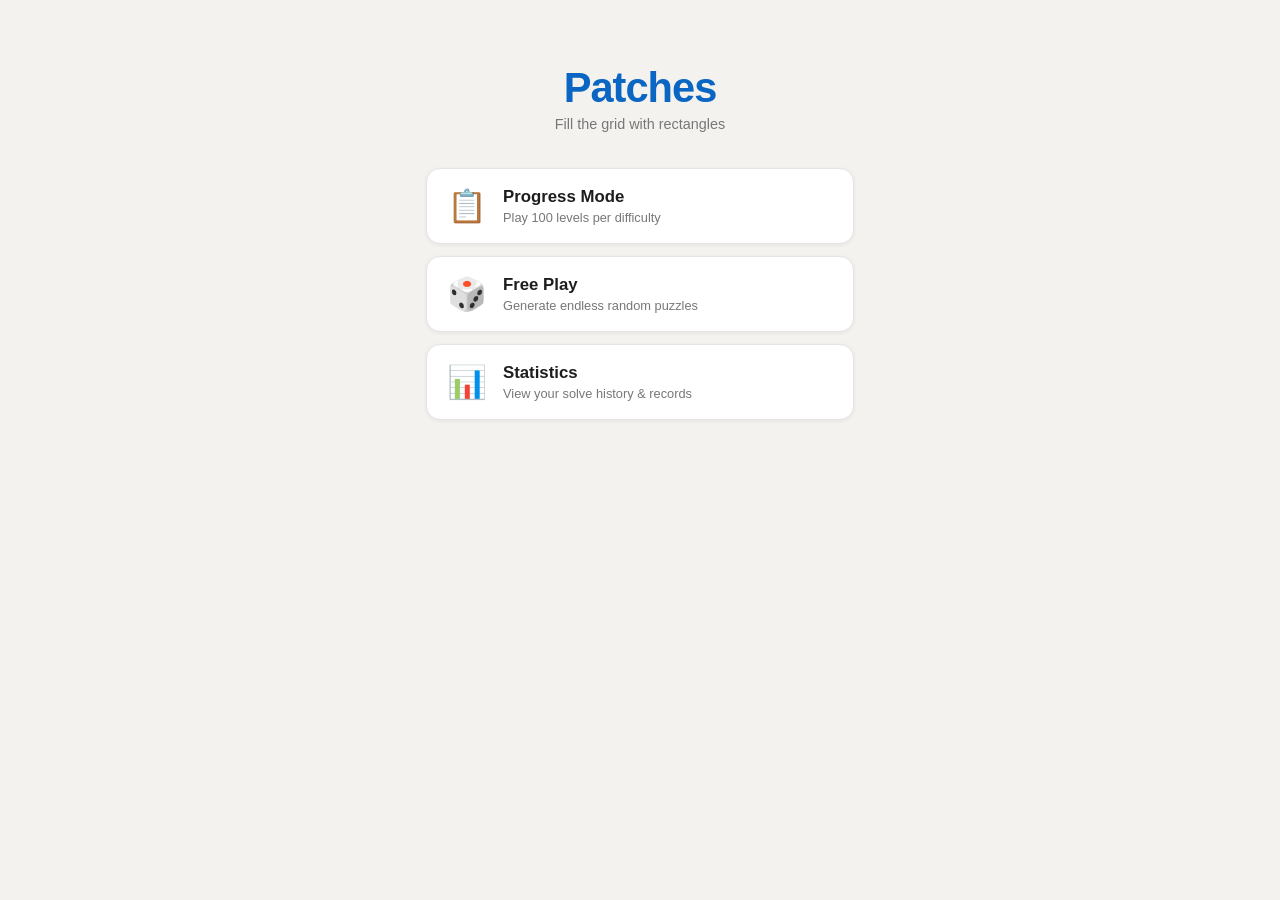
<file: index.html>
<!DOCTYPE html>
<html lang="en">
<head>
  <meta charset="UTF-8">
  <meta name="viewport" content="width=device-width, initial-scale=1.0, viewport-fit=cover">
  <title>Patches</title>

  <!-- PWA -->
  <link rel="manifest" href="manifest.json">
  <meta name="theme-color" content="#0a66c2">

  <!-- iOS home screen app -->
  <meta name="apple-mobile-web-app-capable" content="yes">
  <meta name="apple-mobile-web-app-status-bar-style" content="default">
  <meta name="apple-mobile-web-app-title" content="Patches">
  <link rel="apple-touch-icon" href="icons/apple-touch-icon.png">

  <link rel="stylesheet" href="style.css">
</head>
<body>
  <div class="app">

    <!-- ═══ HOME SCREEN ════════════════════════════════════════════ -->
    <section id="screen-home" class="screen active">
      <div class="home-content">
        <div class="home-logo">
          <h1>Patches</h1>
          <p class="subtitle">Fill the grid with rectangles</p>
        </div>
        <nav class="menu-nav">
          <button class="menu-btn" id="btn-progress-mode">
            <span class="menu-btn-icon">📋</span>
            <span class="menu-btn-text">
              <span class="menu-btn-label">Progress Mode</span>
              <span class="menu-btn-sub">Play 100 levels per difficulty</span>
            </span>
          </button>
          <button class="menu-btn" id="btn-freeplay-mode">
            <span class="menu-btn-icon">🎲</span>
            <span class="menu-btn-text">
              <span class="menu-btn-label">Free Play</span>
              <span class="menu-btn-sub">Generate endless random puzzles</span>
            </span>
          </button>
          <button class="menu-btn" id="btn-stats">
            <span class="menu-btn-icon">📊</span>
            <span class="menu-btn-text">
              <span class="menu-btn-label">Statistics</span>
              <span class="menu-btn-sub">View your solve history &amp; records</span>
            </span>
          </button>
        </nav>
      </div>
    </section>

    <!-- ═══ DIFFICULTY PICKER ══════════════════════════════════════ -->
    <section id="screen-difficulty" class="screen">
      <div class="screen-inner">
        <div class="sub-header">
          <button class="btn-back" id="diff-back">← Back</button>
          <h2 id="diff-title">Choose Difficulty</h2>
        </div>
        <div class="diff-grid" id="diff-grid">
          <!-- filled by JS -->
        </div>
      </div>
    </section>

    <!-- ═══ LEVEL SELECT ═══════════════════════════════════════════ -->
    <section id="screen-levels" class="screen">
      <div class="screen-inner">
        <div class="sub-header">
          <button class="btn-back" id="levels-back">← Back</button>
          <h2 id="levels-title">Easy — Levels</h2>
        </div>
        <div class="levels-grid" id="levels-grid"></div>
      </div>
    </section>

    <!-- ═══ GAME SCREEN ════════════════════════════════════════════ -->
    <section id="screen-game" class="screen">
      <header id="game-header">
        <div class="header-left">
          <button class="btn-back" id="btn-back-game">← Back</button>
          <div class="header-title-group">
            <span class="game-title">Patches</span>
            <span class="game-subtitle" id="game-subtitle"></span>
          </div>
        </div>
        <div class="controls">
          <button id="btn-new" class="btn btn-primary hidden">New Puzzle</button>
          <button id="btn-reset" class="btn btn-secondary">Reset</button>
        </div>
      </header>

      <div id="status-bar">
        <span id="progress-text">Loading…</span>
        <span id="timer">0:00</span>
      </div>

      <main>
        <div id="board-wrap">
          <div id="board"></div>
          <div id="generating" class="hidden">
            <div class="spinner"></div>
            <p>Generating puzzle…</p>
          </div>
        </div>

        <div id="hint-box">
          <p><strong>How to play</strong></p>
          <p class="hint-sub">Complete each shape to fill the grid</p>
          <div class="shape-legend">
            <div class="legend-row">
              <div class="shape-icon shape-square"></div>
              <span>Square</span>
            </div>
            <div class="legend-row">
              <div class="shape-icon shape-tall"></div>
              <span>Tall rectangle</span>
            </div>
            <div class="legend-row">
              <div class="shape-icon shape-wide"></div>
              <span>Wide rectangle</span>
            </div>
            <div class="legend-row">
              <div class="shape-icon shape-any"></div>
              <span>Any of the above</span>
            </div>
          </div>
          <p class="hint-note">If a shape has a number, it must be that size.</p>
          <hr class="hint-divider">
          <ul>
            <li>Click &amp; drag to draw a rectangle.</li>
            <li>No gaps, no overlaps.</li>
            <li>Right-click or <strong>long-press</strong> to remove a patch.</li>
          </ul>
        </div>
      </main>

      <div id="win-overlay" class="hidden">
        <div class="win-card">
          <div class="win-emoji">🎉</div>
          <h2>Puzzle Complete!</h2>
          <p id="win-time"></p>
          <div class="win-buttons">
            <button id="btn-win-next" class="btn btn-primary hidden">Next Level</button>
            <button id="btn-win-new"  class="btn btn-primary hidden">New Puzzle</button>
            <button id="btn-win-back" class="btn btn-secondary">Back</button>
          </div>
        </div>
      </div>
    </section>

    <!-- ═══ STATS SCREEN ══════════════════════════════════════════ -->
    <section id="screen-stats" class="screen">
      <div class="screen-inner">
        <div class="sub-header">
          <button class="btn-back" id="stats-back">← Back</button>
          <h2>Statistics</h2>
        </div>
        <div id="stats-content"></div>
      </div>
    </section>

  </div><!-- .app -->

  <script src="js/solver.js"></script>
  <script src="js/generator.js"></script>
  <script src="js/levels.js"></script>
  <script src="js/game.js"></script>
  <script>
    if ('serviceWorker' in navigator) {
      navigator.serviceWorker.register('service-worker.js');
    }
  </script>
</body>
</html>
</file>
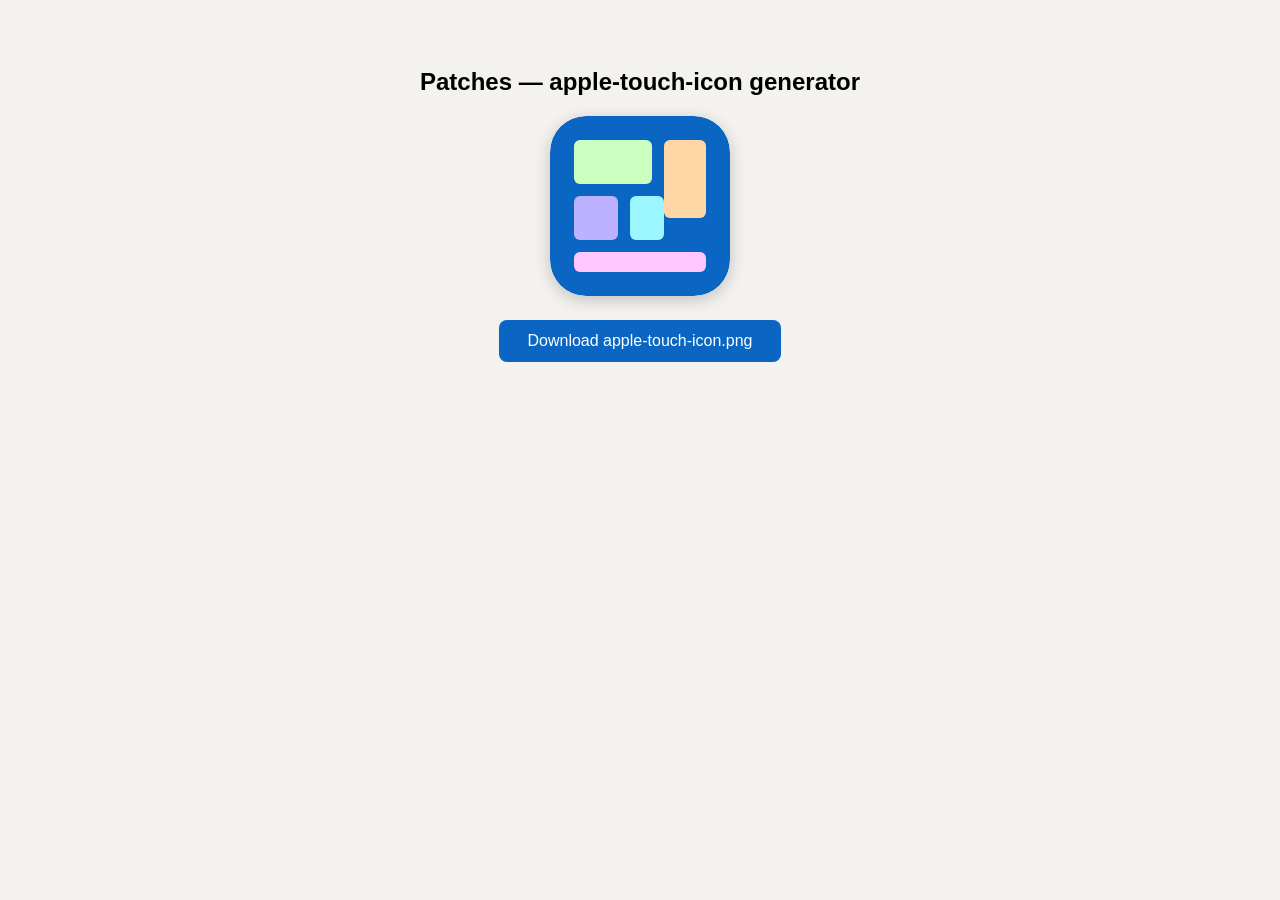
<file: icons/generate-icon.html>
<!DOCTYPE html>
<!--
  Open this file in any browser, then click "Download PNG".
  Save the file as  apple-touch-icon.png  in this same icons/ folder.
-->
<html>
<head>
  <title>Generate apple-touch-icon</title>
  <style>
    body { font-family: sans-serif; text-align: center; padding: 40px; background: #f3f2ef; }
    canvas { border-radius: 36px; box-shadow: 0 4px 16px rgba(0,0,0,.2); }
    button { margin-top: 20px; padding: 12px 28px; font-size: 1rem;
             background: #0a66c2; color: #fff; border: none; border-radius: 8px; cursor: pointer; }
  </style>
</head>
<body>
  <h2>Patches — apple-touch-icon generator</h2>
  <canvas id="c" width="180" height="180"></canvas>
  <br>
  <button onclick="download()">Download apple-touch-icon.png</button>

  <script>
    const canvas = document.getElementById('c');
    const ctx = canvas.getContext('2d');

    function roundRect(x, y, w, h, r, fill) {
      ctx.beginPath();
      ctx.moveTo(x + r, y);
      ctx.arcTo(x + w, y,     x + w, y + h, r);
      ctx.arcTo(x + w, y + h, x,     y + h, r);
      ctx.arcTo(x,     y + h, x,     y,     r);
      ctx.arcTo(x,     y,     x + w, y,     r);
      ctx.closePath();
      ctx.fillStyle = fill;
      ctx.fill();
    }

    // Background
    roundRect(0, 0, 180, 180, 36, '#0a66c2');

    // Patches (same layout as icon.svg)
    roundRect(24,  24,  78, 44, 6, '#caffbf');
    roundRect(114, 24,  42, 78, 6, '#ffd6a5');
    roundRect(24,  80,  44, 44, 6, '#bdb2ff');
    roundRect(80,  80,  34, 44, 6, '#9bf6ff');
    roundRect(24,  136, 132, 20, 6, '#ffc6ff');

    function download() {
      const a = document.createElement('a');
      a.download = 'apple-touch-icon.png';
      a.href = canvas.toDataURL('image/png');
      a.click();
    }
  </script>
</body>
</html>
</file>
<file: style.css>
/* ── Reset / Base ────────────────────────────────────────── */
*, *::before, *::after { box-sizing: border-box; margin: 0; padding: 0; }

body {
  font-family: -apple-system, BlinkMacSystemFont, 'Segoe UI', Roboto, sans-serif;
  background: #f3f2ef;
  min-height: 100vh;
  color: #1d1d1d;
  /* PWA: prevent pull-to-refresh and bounce scrolling */
  overscroll-behavior: none;
  /* iOS safe areas (notch, home bar) */
  padding-left:   env(safe-area-inset-left);
  padding-right:  env(safe-area-inset-right);
  padding-bottom: env(safe-area-inset-bottom);
}

/* ── App shell ───────────────────────────────────────────── */
.app {
  max-width: 900px;
  margin: 0 auto;
  padding: 16px;
}

/* ── Header ─────────────────────────────────────────────── */
header {
  display: flex;
  align-items: center;
  justify-content: space-between;
  flex-wrap: wrap;
  gap: 12px;
  background: #fff;
  border-radius: 12px;
  padding: 16px 20px;
  box-shadow: 0 1px 4px rgba(0,0,0,.08);
  margin-bottom: 10px;
}

.header-left h1 {
  font-size: 1.6rem;
  font-weight: 700;
  color: #0a66c2;
  letter-spacing: -0.5px;
}
.subtitle {
  font-size: 0.8rem;
  color: #666;
}

.controls {
  display: flex;
  align-items: center;
  gap: 10px;
  flex-wrap: wrap;
}

.control-group {
  display: flex;
  align-items: center;
  gap: 6px;
}
.control-group label {
  font-size: 0.85rem;
  color: #555;
  white-space: nowrap;
}
select {
  border: 1px solid #ccc;
  border-radius: 6px;
  padding: 6px 10px;
  font-size: 0.9rem;
  background: #fff;
  cursor: pointer;
}
select:focus { outline: 2px solid #0a66c2; outline-offset: 1px; }

/* ── Buttons ─────────────────────────────────────────────── */
.btn {
  padding: 8px 18px;
  border: none;
  border-radius: 20px;
  font-size: 0.9rem;
  font-weight: 600;
  cursor: pointer;
  transition: background 0.15s, transform 0.1s;
  white-space: nowrap;
}
.btn:active { transform: scale(0.97); }
.btn-primary  { background: #0a66c2; color: #fff; }
.btn-primary:hover { background: #0958a5; }
.btn-secondary { background: #eee; color: #333; }
.btn-secondary:hover { background: #ddd; }

/* ── Status bar ──────────────────────────────────────────── */
#status-bar {
  display: flex;
  justify-content: space-between;
  align-items: center;
  padding: 6px 4px;
  font-size: 0.85rem;
  color: #555;
}
#timer { font-variant-numeric: tabular-nums; }

/* ── Main layout ─────────────────────────────────────────── */
main {
  display: flex;
  gap: 20px;
  align-items: flex-start;
  flex-wrap: wrap;
}

/* ── Board wrap ──────────────────────────────────────────── */
#board-wrap {
  position: relative;
  width: 100%;
}

/* ── Board grid ──────────────────────────────────────────── */
#board {
  display: grid;  /* fills #board-wrap width */
  width: 100%;
  gap: 0;
  border: 2px solid #555;
  border-radius: 4px;
  background: #fff;
  user-select: none;
  touch-action: none;
}

/* ── Cells ───────────────────────────────────────────────── */
.cell {
  aspect-ratio: 1;   /* always square, width driven by grid columns */
  min-width: 0;
  border: 1px solid #d0d0d0;
  position: relative;
  cursor: crosshair;
  background: #fff;
  transition: background 0.1s;
}

/* Drag preview */
.cell.preview {
  background: rgba(10, 102, 194, 0.15) !important;
}
.cell.preview-invalid {
  background: rgba(220, 50, 50, 0.15) !important;
}

/* Placed rectangle: background color applied via JS inline style */
.cell.placed {
  /* border overrides applied via JS for edge detection */
}

/* Flash animation for invalid placement */
@keyframes flash-red {
  0%   { background: rgba(220,50,50,0.35); }
  100% { background: #fff; }
}
.cell.flash { animation: flash-red 0.4s ease-out; }

/* ── Patch border helpers (applied by JS) ────────────────── */
/*
  JS adds data-border="top bottom left right" combinations
  to draw thick borders around each patch region.
*/
.cell[data-border~="top"]    { border-top:    2px solid var(--patch-border); }
.cell[data-border~="bottom"] { border-bottom: 2px solid var(--patch-border); }
.cell[data-border~="left"]   { border-left:   2px solid var(--patch-border); }
.cell[data-border~="right"]  { border-right:  2px solid var(--patch-border); }

/* ── Generating overlay ──────────────────────────────────── */
#generating {
  position: absolute;
  inset: 0;
  display: flex;
  flex-direction: column;
  align-items: center;
  justify-content: center;
  background: rgba(255,255,255,0.85);
  border-radius: 4px;
  gap: 12px;
  font-size: 0.9rem;
  color: #555;
}
.spinner {
  width: 32px; height: 32px;
  border: 3px solid #ddd;
  border-top-color: #0a66c2;
  border-radius: 50%;
  animation: spin 0.8s linear infinite;
}
@keyframes spin { to { transform: rotate(360deg); } }

/* ── Shape icons ─────────────────────────────────────────── */
/*
  Used both inside clue cells (small) and in the hint legend (medium).
  The .clue wrapper centres the icon + number vertically.
*/
.clue {
  position: absolute;
  inset: 0;
  display: flex;
  flex-direction: column;
  align-items: center;
  justify-content: center;
  gap: 2px;
  pointer-events: none;
  z-index: 2;
}
.clue-num {
  font-size: 0.78rem;
  font-weight: 700;
  color: #222;
  line-height: 1;
}

/* Shape icon — default size (inside cell) */
.shape-icon {
  background: rgba(40, 40, 40, 0.55);
  border-radius: 2px;
  flex-shrink: 0;
}
.shape-square { width: 14px; height: 14px; }
.shape-tall   { width: 10px; height: 18px; }
.shape-wide   { width: 18px; height: 10px; }
.shape-any    {
  width: 14px; height: 14px;
  background: transparent;
  border: 2px dashed rgba(40,40,40,0.55);
}

/* ── Hint box ────────────────────────────────────────────── */
#hint-box {
  background: #fff;
  border-radius: 12px;
  padding: 16px 20px;
  box-shadow: 0 1px 4px rgba(0,0,0,.08);
  max-width: 260px;
  font-size: 0.85rem;
  line-height: 1.6;
}
#hint-box > p { margin-bottom: 6px; }
.hint-sub  { color: #555; font-weight: 600; margin-bottom: 10px !important; }
.hint-note { font-style: italic; color: #666; font-size: 0.8rem; margin-top: 10px !important; }
.hint-divider { border: none; border-top: 1px solid #eee; margin: 10px 0; }
#hint-box ul { padding-left: 16px; }
#hint-box li { margin-bottom: 4px; color: #444; }

/* Shape legend rows */
.shape-legend { display: flex; flex-direction: column; gap: 8px; padding: 4px 0; }
.legend-row   {
  display: flex;
  align-items: center;
  gap: 12px;
  font-size: 0.85rem;
  color: #333;
}
/* Larger icons in the legend */
.legend-row .shape-square { width: 20px; height: 20px; }
.legend-row .shape-tall   { width: 14px; height: 26px; }
.legend-row .shape-wide   { width: 26px; height: 14px; }
.legend-row .shape-any    { width: 20px; height: 20px; }

/* ── Win overlay ─────────────────────────────────────────── */
#win-overlay {
  position: fixed;
  inset: 0;
  background: rgba(0,0,0,0.5);
  display: flex;
  align-items: center;
  justify-content: center;
  z-index: 100;
}
.win-card {
  background: #fff;
  border-radius: 16px;
  padding: 40px 48px;
  text-align: center;
  box-shadow: 0 8px 32px rgba(0,0,0,0.25);
}
.win-emoji { font-size: 3rem; margin-bottom: 12px; }
.win-card h2 { font-size: 1.6rem; margin-bottom: 8px; color: #0a66c2; }
.win-card p  { color: #555; margin-bottom: 20px; font-size: 1rem; }

/* ── Win buttons ─────────────────────────────────────────── */
.win-buttons {
  display: flex;
  gap: 10px;
  justify-content: center;
  flex-wrap: wrap;
}

/* ── Utility ─────────────────────────────────────────────── */
.hidden { display: none !important; }

/* ── Responsive ──────────────────────────────────────────── */
@media (max-width: 600px) {
  #hint-box { max-width: 100%; }
  main { flex-direction: column; }
}

/* ═══════════════════════════════════════════════════════════
   SCREEN NAVIGATION
   ═══════════════════════════════════════════════════════════ */

.screen { display: none; }
.screen.active { display: block; }

/* ── Back button (shared across sub-screens) ─────────────── */
.btn-back {
  background: none;
  border: none;
  color: #0a66c2;
  font-size: 0.9rem;
  font-weight: 600;
  cursor: pointer;
  padding: 6px 10px;
  border-radius: 6px;
  flex-shrink: 0;
  white-space: nowrap;
}
.btn-back:hover { background: #f0f4ff; }
.btn-back:active { background: #e0ecff; }

/* ── Sub-header (back + title row) ──────────────────────── */
.sub-header {
  display: flex;
  align-items: center;
  gap: 12px;
  margin-bottom: 20px;
  padding-top: 4px;
}
.sub-header h2 {
  font-size: 1.15rem;
  font-weight: 700;
  color: #1d1d1d;
}

/* ── Screen inner wrapper ────────────────────────────────── */
.screen-inner {
  max-width: 600px;
  margin: 0 auto;
  padding: 16px;
}

/* ── HOME SCREEN ─────────────────────────────────────────── */
.home-content {
  max-width: 460px;
  margin: 0 auto;
  padding: 48px 16px 32px;
  display: flex;
  flex-direction: column;
  align-items: center;
  gap: 36px;
}
.home-logo h1 {
  font-size: 2.6rem;
  font-weight: 800;
  color: #0a66c2;
  text-align: center;
  letter-spacing: -1px;
}
.home-logo .subtitle {
  text-align: center;
  color: #777;
  font-size: 0.9rem;
  margin-top: 4px;
  display: block;
}
.menu-nav {
  width: 100%;
  display: flex;
  flex-direction: column;
  gap: 12px;
}
.menu-btn {
  display: flex;
  align-items: center;
  gap: 16px;
  width: 100%;
  padding: 18px 20px;
  background: #fff;
  border: 1px solid #e4e4e4;
  border-radius: 14px;
  cursor: pointer;
  text-align: left;
  transition: box-shadow 0.15s, transform 0.1s;
  box-shadow: 0 1px 4px rgba(0,0,0,.06);
}
.menu-btn:hover  { box-shadow: 0 4px 14px rgba(0,0,0,.12); border-color: #c8d8f0; }
.menu-btn:active { transform: scale(0.98); }
.menu-btn-icon   { font-size: 2rem; flex-shrink: 0; line-height: 1; }
.menu-btn-text   { display: flex; flex-direction: column; gap: 3px; }
.menu-btn-label  { font-size: 1.05rem; font-weight: 700; color: #1d1d1d; }
.menu-btn-sub    { font-size: 0.8rem; color: #777; }

/* ── DIFFICULTY PICKER ───────────────────────────────────── */
.diff-grid {
  display: flex;
  flex-direction: column;
  gap: 10px;
}
.diff-btn {
  display: flex;
  align-items: center;
  gap: 14px;
  padding: 16px 20px;
  background: #fff;
  border: 1px solid #e4e4e4;
  border-radius: 10px;
  cursor: pointer;
  text-align: left;
  transition: box-shadow 0.15s, transform 0.1s;
  box-shadow: 0 1px 3px rgba(0,0,0,.05);
}
.diff-btn:hover  { box-shadow: 0 3px 10px rgba(0,0,0,.12); }
.diff-btn:active { transform: scale(0.98); }
.diff-label       { font-size: 1.1rem; font-weight: 700; min-width: 76px; }
.diff-grid-size   { font-size: 0.85rem; color: #777; flex: 1; }
.diff-progress    { font-size: 0.8rem; color: #999; font-variant-numeric: tabular-nums; }

/* ── LEVEL SELECT ────────────────────────────────────────── */
.levels-grid {
  display: grid;
  grid-template-columns: repeat(10, 1fr);
  gap: 6px;
}
.level-btn {
  aspect-ratio: 1;
  border: 1px solid #ddd;
  border-radius: 6px;
  background: #fff;
  cursor: pointer;
  font-size: 0.7rem;
  font-weight: 600;
  color: #444;
  display: flex;
  flex-direction: column;
  align-items: center;
  justify-content: center;
  gap: 1px;
  transition: background 0.1s, transform 0.1s;
  line-height: 1;
  padding: 2px;
}
.level-btn:hover  { background: #f0f4ff; border-color: #0a66c2; color: #0a66c2; }
.level-btn:active { transform: scale(0.93); }
.level-btn.done   { background: #e8f5e9; border-color: #4caf50; color: #2e7d32; }
.lvl-num  { font-size: 0.68rem; }
.lvl-check { font-size: 0.62rem; color: #4caf50; }

/* ── GAME SCREEN HEADER ──────────────────────────────────── */
#game-header {
  display: flex;
  align-items: center;
  justify-content: space-between;
  flex-wrap: wrap;
  gap: 10px;
  background: #fff;
  border-radius: 12px;
  padding: 12px 16px;
  box-shadow: 0 1px 4px rgba(0,0,0,.08);
  margin-bottom: 10px;
}
#game-header .header-left {
  display: flex;
  align-items: center;
  gap: 10px;
}
.header-title-group {
  display: flex;
  flex-direction: column;
  gap: 1px;
}
.game-title {
  font-size: 1.2rem;
  font-weight: 700;
  color: #0a66c2;
  line-height: 1.2;
}
.game-subtitle {
  font-size: 0.75rem;
  color: #777;
}

/* ── STATISTICS SCREEN ───────────────────────────────────── */
.stats-section {
  background: #fff;
  border-radius: 12px;
  padding: 20px;
  margin-bottom: 12px;
  box-shadow: 0 1px 4px rgba(0,0,0,.06);
}
.stats-section h3 {
  font-size: 1rem;
  font-weight: 700;
  color: #1d1d1d;
  margin-bottom: 14px;
}
.stats-grid {
  display: grid;
  grid-template-columns: repeat(2, 1fr);
  gap: 10px;
}
.stat-card {
  background: #f7f8fa;
  border-radius: 8px;
  padding: 14px 10px;
  text-align: center;
}
.stat-val {
  font-size: 1.7rem;
  font-weight: 700;
  color: #0a66c2;
  font-variant-numeric: tabular-nums;
}
.stat-lbl {
  font-size: 0.72rem;
  color: #777;
  margin-top: 3px;
}
.stats-table {
  width: 100%;
  border-collapse: collapse;
  font-size: 0.85rem;
}
.stats-table th {
  text-align: left;
  color: #999;
  font-weight: 600;
  padding: 4px 8px;
  border-bottom: 1px solid #eee;
}
.stats-table td {
  padding: 9px 8px;
  border-bottom: 1px solid #f0f0f0;
  color: #333;
  font-variant-numeric: tabular-nums;
}
.stats-reset { text-align: center; }

/* ── Responsive for new screens ──────────────────────────── */
@media (max-width: 400px) {
  .levels-grid { grid-template-columns: repeat(10, 1fr); gap: 4px; }
  .level-btn   { font-size: 0.6rem; }
  .stats-grid  { grid-template-columns: 1fr 1fr; }
}
</file>
